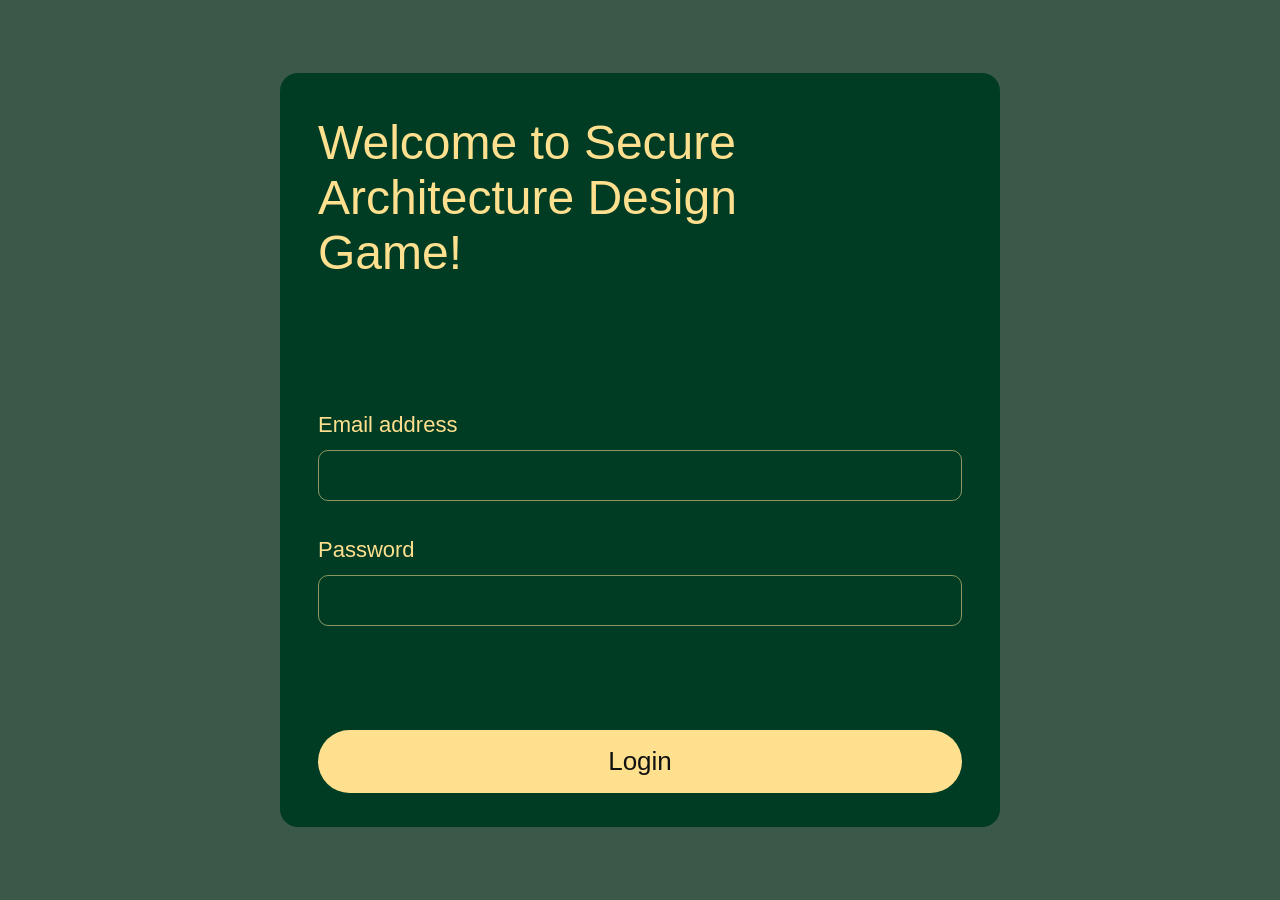
<file: index.html>
<!DOCTYPE html>
<html lang="en">
    <head>
        <meta charset="UTF-8">
        <meta http-equiv="X-UA-Compatible" content="IE=edge">
        <meta name="viewport" content="width=device-width, initial-scale=1.0">
        <link rel="stylesheet" href="css/style.css">
        <title>Architecture Design Game - Log In</title>
        <script src="https://code.jquery.com/jquery-3.6.0.min.js"></script>
        <script id="users" type="notjs">
            [
                {
                    "userID": 1,
                    "username": "player101",
                    "password": "g4meTim3",
                    "account_type": "player"
                },
                {
                    "userID": 2,
                    "username": "MouJN",
                    "password": "pasword",
                    "account_type": "player"
                },
                {
                    "userID": 3,
                    "username": "admin101",
                    "password": "admin123",
                    "account_type": "admin"
                }
            ]
        </script>
    </head>
    <body>
        <main class="login-shell">
            <section class="login-panel">
                <h1>Welcome to Secure Architecture Design Game!</h1>
                <form class="login-form" id="login-form">
                    <label for="username">Email address</label>
                    <input type="text" id="username" name="username" required>

                    <label for="password">Password</label>
                    <input type="password" id="password" name="password" required>

                    <button type="submit">Login</button>
                </form>
            </section>
        </main>
        <script src="js/auth.js"></script>
    </body>

</html>
</file>
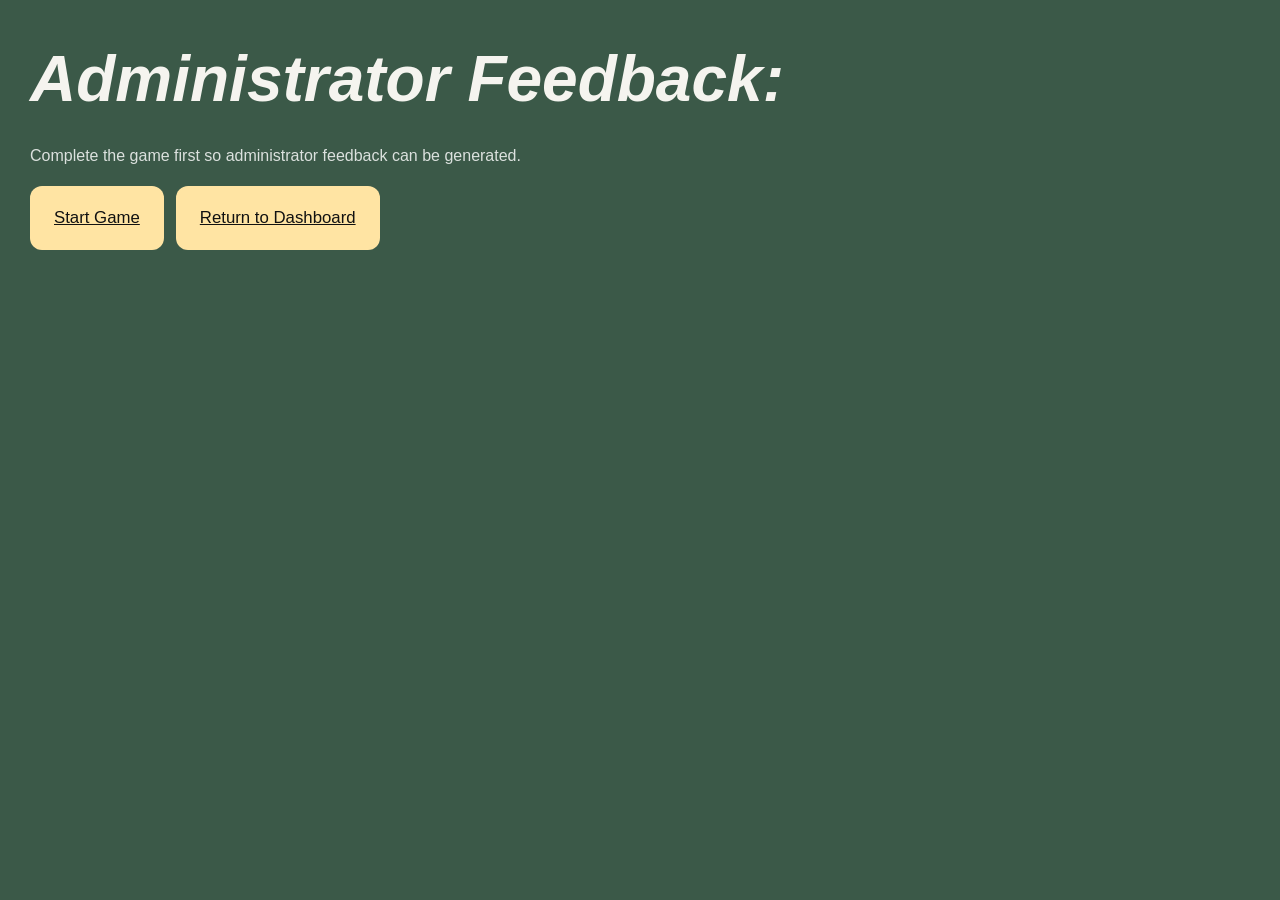
<file: pages/admin.html>
<!DOCTYPE html>
<html lang="en">
  <head>
    <meta charset="UTF-8">
    <meta http-equiv="X-UA-Compatible" content="IE=edge">
    <meta name="viewport" content="width=device-width, initial-scale=1.0">
    <link rel="stylesheet" href="../css/game.css">
    <title>Architecture Design Game - Admin Feedback</title>
  </head>
  <body>
    <main class="page-shell admin-shell">
      <div id="admin-app"></div>
    </main>
    <script src="../js/api.js"></script>
    <script src="../js/admin.js"></script>
  </body>
</html>
</file>
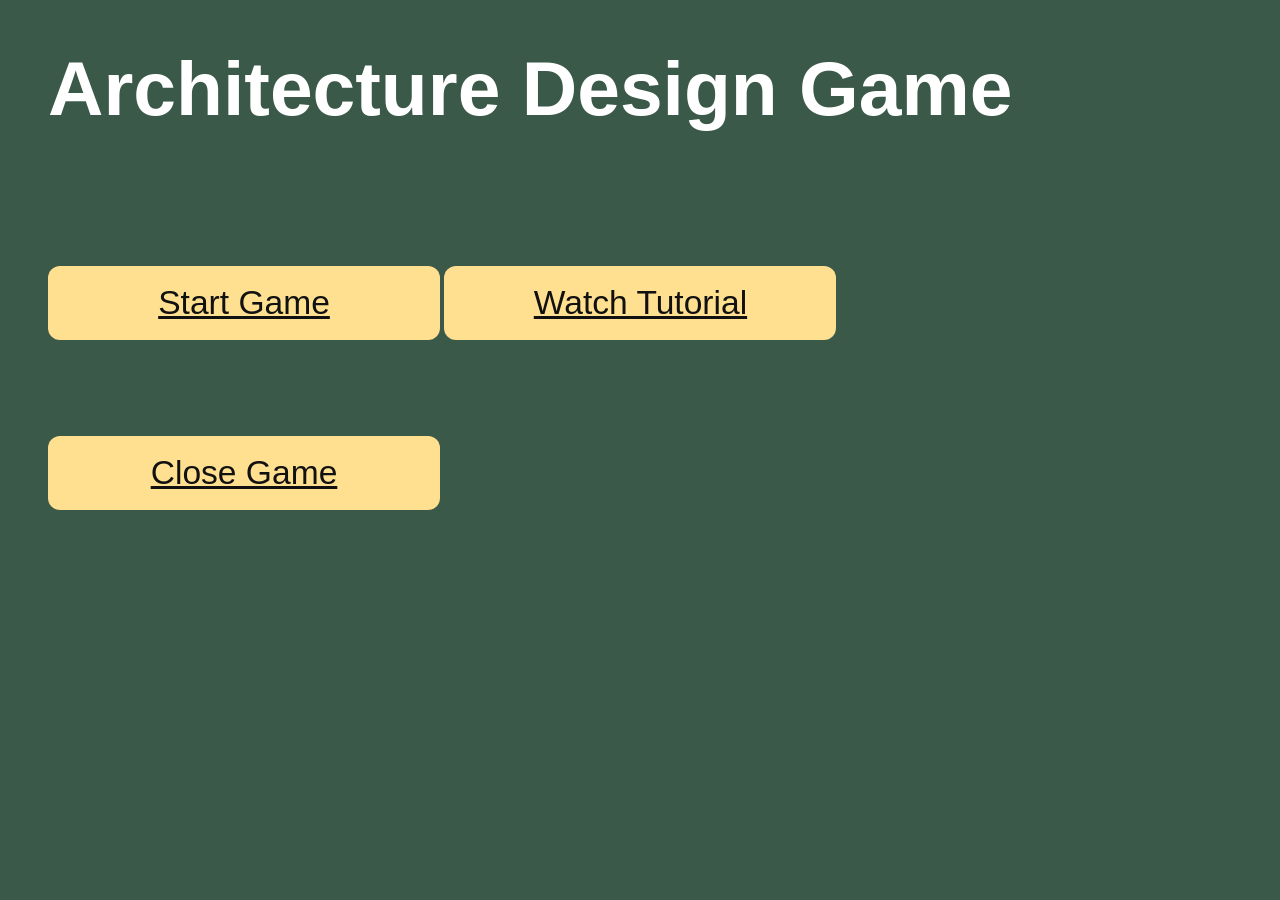
<file: pages/dashboard.html>
<!DOCTYPE html>
<html lang="en">
    <head>
        <meta charset="UTF-8">
        <meta http-equiv="X-UA-Compatible" content="IE=edge">
        <meta name="viewport" content="width=device-width, initial-scale=1.0">
        <link rel="stylesheet" href="../css/dashboard.css">
        <title>Architecture Design Game - Dashboard</title>
    </head>
    <body>
        <main class="wrapper">
            <header>Architecture Design Game</header>
            <button class="menu-link" type="button" onclick="window.location.href='scenario.html'">Start Game</button>
            <button class="menu-link" type="button" onclick="window.location.href='tutorial.html'">Watch Tutorial</button>
            <button class="menu-link" type="button" onclick="window.location.href='../index.html'">Close Game</button>
        </main>
    </body>

</html>
</file>
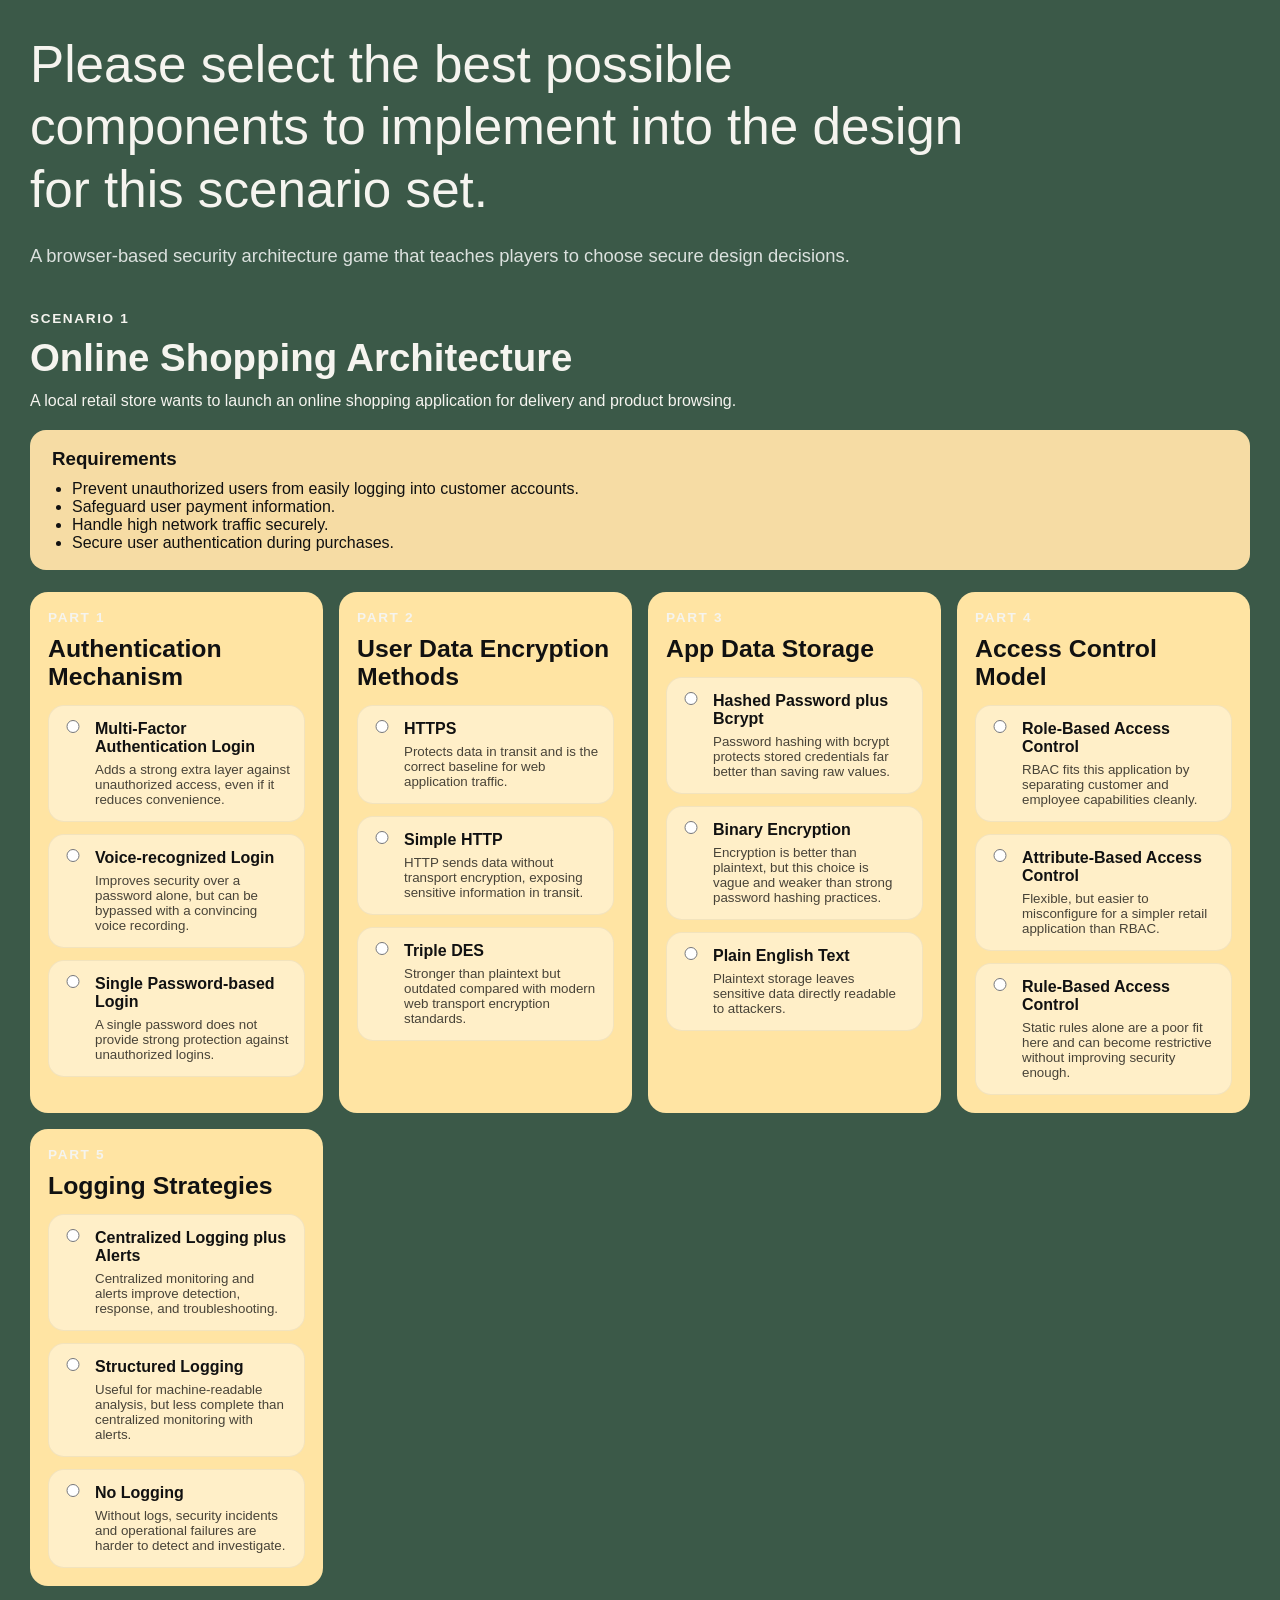
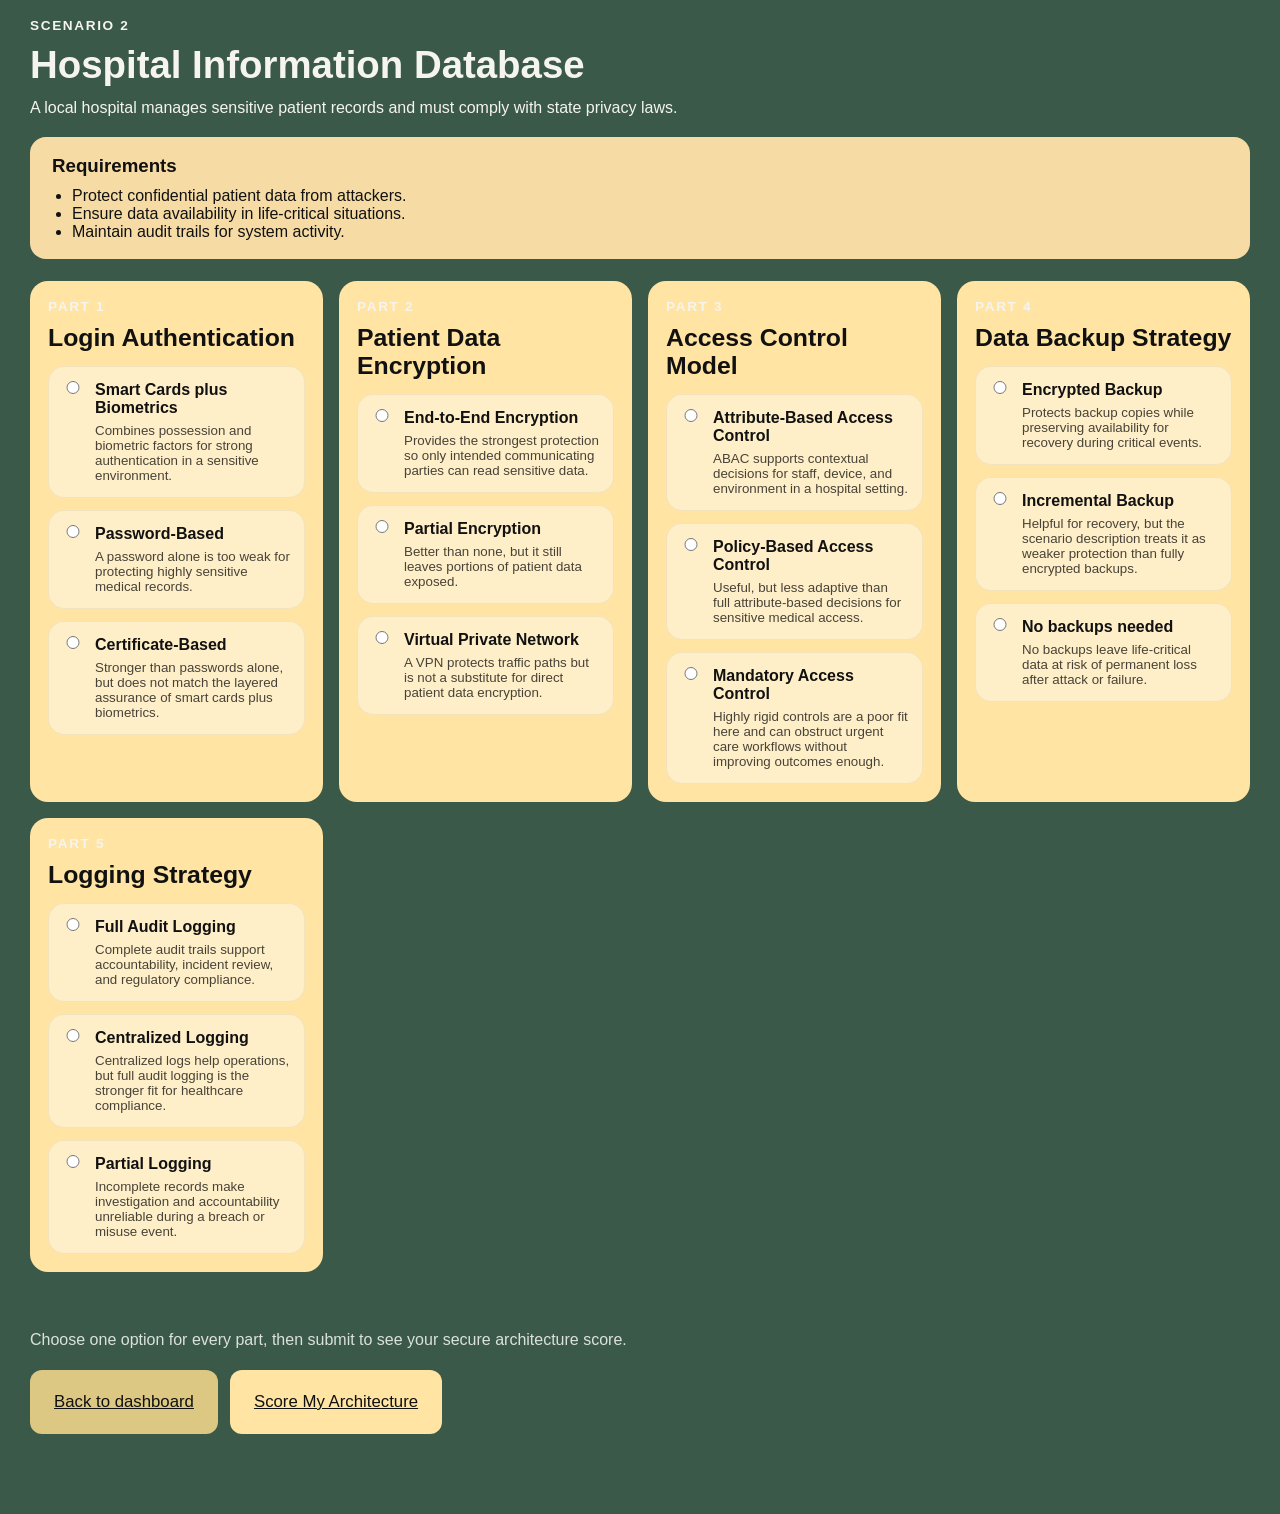
<file: pages/game.html>
<!DOCTYPE html>
<html lang="en">
	<head>
		<meta charset="UTF-8">
		<meta http-equiv="X-UA-Compatible" content="IE=edge">
		<meta name="viewport" content="width=device-width, initial-scale=1.0">
		<link rel="stylesheet" href="../css/game.css">
		<title>Architecture Design Game - Play</title>
	</head>
	<body>
		<main class="page-shell">
			<div id="game-app"></div>
		</main>
		<script src="../js/scenario-data.js"></script>
		<script src="../js/api.js"></script>
		<script src="../js/scenarios.js"></script>
		<script src="../js/scoring.js"></script>
		<script src="../js/game.js"></script>
	</body>
</html>
</file>
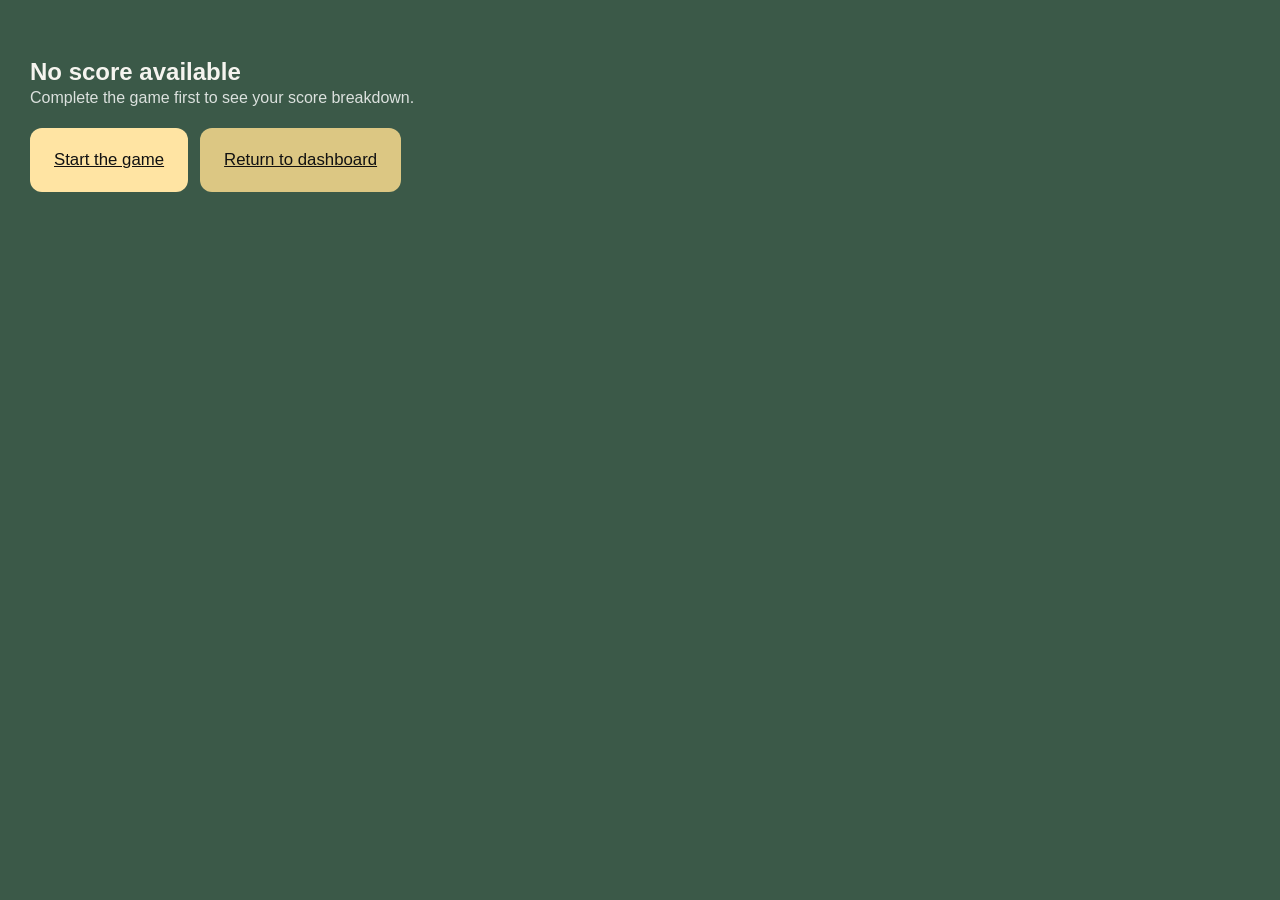
<file: pages/result.html>
<!DOCTYPE html>
<html lang="en">
	<head>
		<meta charset="UTF-8">
		<meta http-equiv="X-UA-Compatible" content="IE=edge">
		<meta name="viewport" content="width=device-width, initial-scale=1.0">
		<link rel="stylesheet" href="../css/game.css">
		<title>Architecture Design Game - Results</title>
	</head>
	<body>
		<main class="page-shell">
			<div id="result-app"></div>
		</main>
		<script src="../js/api.js"></script>
		<script src="../js/feedback.js"></script>
	</body>
</html>
</file>
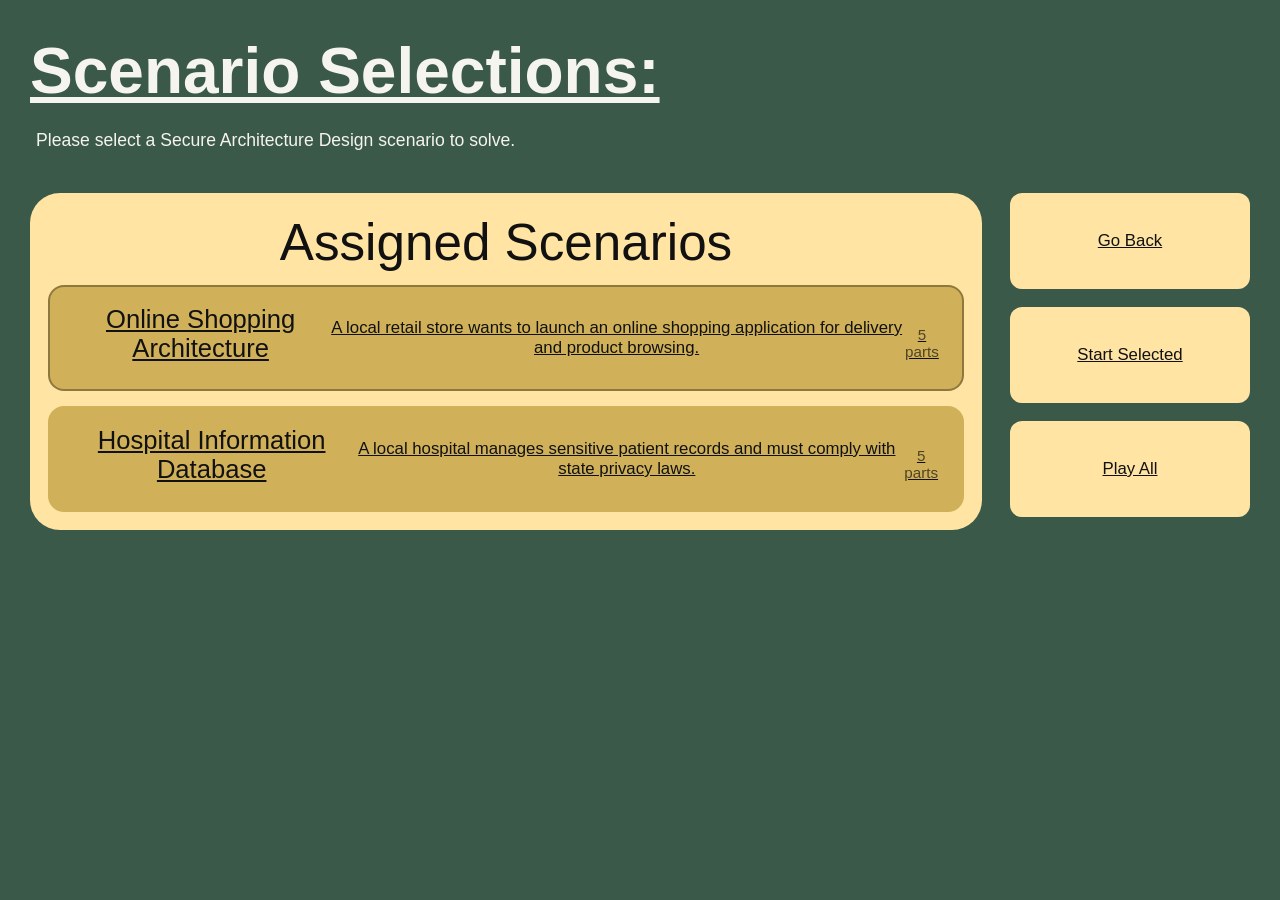
<file: pages/scenario.html>
<!DOCTYPE html>
<html lang="en">
	<head>
		<meta charset="UTF-8">
		<meta http-equiv="X-UA-Compatible" content="IE=edge">
		<meta name="viewport" content="width=device-width, initial-scale=1.0">
		<link rel="stylesheet" href="../css/game.css">
		<title>Architecture Design Game - Scenario Selection</title>
	</head>
	<body>
		<main class="page-shell scenario-selection-shell">
			<div id="scenario-selection-app"></div>
		</main>
		<script src="../js/scenario-data.js"></script>
		<script src="../js/api.js"></script>
		<script src="../js/scenario-page.js"></script>
	</body>
</html>
</file>
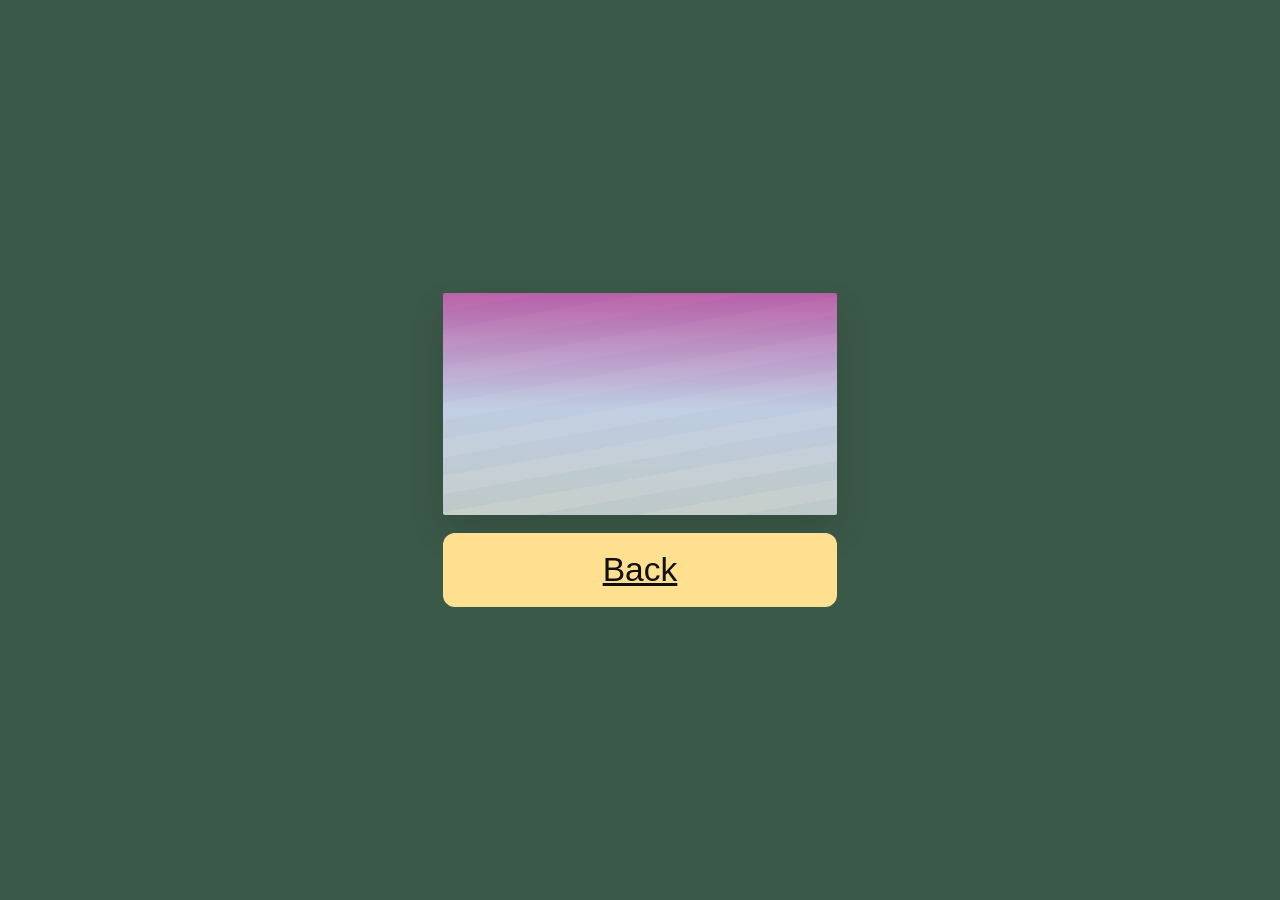
<file: pages/tutorial.html>
<!DOCTYPE html>
<html lang="en">
    <head>
        <meta charset="UTF-8">
        <meta http-equiv="X-UA-Compatible" content="IE=edge">
        <meta name="viewport" content="width=device-width, initial-scale=1.0">
        <link rel="stylesheet" href="../css/tutorial.css">
        <title>Architecture Design Game - Tutorial</title>
    </head>
    <body>
        <main class="tutorial-shell">
            <section class="tutorial-frame">
                <div class="tutorial-video" aria-hidden="true"></div>
                <a class="back-button" href="dashboard.html">Back</a>
            </section>
        </main>
    </body>

</html>
</file>
<file: css/style.css>
* {
  box-sizing: border-box;
  margin: 0;
  padding: 0;
}

:root {
  --page-bg: #3b5948;
  --panel-bg: #003c24;
  --cream: #ffe08e;
  --cream-strong: #f4d680;
  --text-light: #f2f1ea;
  --border-soft: rgba(255, 224, 142, 0.55);
}

body {
  min-height: 100vh;
  background: var(--page-bg);
  display: flex;
  align-items: center;
  justify-content: center;
  font-family: Arial, Helvetica, sans-serif;
}

.login-shell {
  width: 100%;
  padding: 32px 18px;
}

.login-panel {
  background: var(--panel-bg);
  border-radius: 18px;
  margin: 0 auto;
  max-width: 720px;
  min-height: 570px;
  padding: 42px 38px 34px;
  width: 100%;
}

.login-panel h1 {
  color: var(--cream);
  font-size: clamp(2rem, 4vw, 3rem);
  font-weight: 400;
  line-height: 1.15;
  margin-bottom: 96px;
  max-width: 560px;
}

.login-form {
  display: grid;
}

label {
  color: var(--cream);
  font-size: 22px;
  margin-bottom: 12px;
  margin-top: 36px;
}

input {
  width: 100%;
  background: transparent;
  border: 1px solid var(--border-soft);
  border-radius: 10px;
  color: var(--text-light);
  font-size: 18px;
  outline: none;
  padding: 14px 16px;
}

input:focus {
  border-color: var(--cream);
}

button[type="submit"] {
  margin-top: 104px;
  padding: 16px 18px;
  background: var(--cream);
  color: #111;
  border: none;
  border-radius: 999px;
  font-size: 26px;
  font-weight: 400;
  cursor: pointer;
}

button[type="submit"]:hover {
  background: var(--cream-strong);
}

@media (max-width: 720px) {
  .login-panel {
    min-height: auto;
    padding: 28px 22px 24px;
  }

  .login-panel h1 {
    margin-bottom: 48px;
  }

  button[type="submit"] {
    font-size: 22px;
    margin-top: 52px;
  }
}
</file>
<file: css/game.css>
* {
  box-sizing: border-box;
  margin: 0;
  padding: 0;
}

:root {
  --bg: #3b5948;
  --panel: #ffe4a3;
  --panel-soft: #f6dca4;
  --panel-strong: #d0b15a;
  --panel-border: rgba(255, 240, 208, 0.15);
  --text: #111111;
  --text-light: #f5f4ef;
  --muted: rgba(255, 255, 255, 0.82);
  --accent: #ff944c;
  --accent-strong: #ef7d2f;
  --optimal: #6bb66d;
  --acceptable: #e7bd4b;
  --insecure: #d96253;
}

body {
  background: var(--bg);
  color: var(--text-light);
  font-family: Arial, Helvetica, sans-serif;
}

.page-shell {
  margin: 0 auto;
  max-width: 1280px;
  padding: 34px 30px 56px;
}

.intro-copy {
  margin-bottom: 40px;
  max-width: 980px;
}

.intro-copy h1 {
  font-size: clamp(2.2rem, 4vw, 3.4rem);
  font-weight: 400;
  line-height: 1.22;
}

.intro-description {
  color: var(--muted);
  font-size: 1.15rem;
  line-height: 1.6;
  margin-top: 20px;
}

.card-label,
.results-label {
  color: var(--text-light);
  font-size: 0.85rem;
  font-weight: 700;
  letter-spacing: 0.12em;
  margin-bottom: 10px;
  text-transform: uppercase;
}

.score-key,
.action-row {
  display: flex;
  flex-wrap: wrap;
  gap: 12px;
  margin-top: 18px;
}

.score-strip {
  margin-top: 24px;
}

.scenario-card {
  margin-bottom: 32px;
}

.scenario-heading {
  margin-bottom: 20px;
}

.scenario-heading h2 {
  font-size: clamp(2rem, 3vw, 2.8rem);
  margin-bottom: 12px;
}

.scenario-heading p,
.requirements-block li,
.selection-description,
.selection-card p,
  color: var(--muted);
  line-height: 1.5;
}

.scenario-selection-shell {
  max-width: 1360px;
}

.selection-heading {
  color: var(--text-light);
  font-size: clamp(2.4rem, 5vw, 4rem);
  margin-bottom: 22px;
  text-decoration: underline;
}

.selection-description {
  font-size: 1.1rem;
  margin: 0 0 42px 6px;
}

.selection-layout {
  align-items: start;
  display: grid;
  gap: 28px;
  grid-template-columns: minmax(0, 1fr) 240px;
}

.selection-panel {
  background: var(--panel);
  border-radius: 30px;
  color: var(--text);
  padding: 20px 18px 18px;
}

.selection-panel h2 {
  font-size: clamp(2.2rem, 4vw, 3.5rem);
  font-weight: 400;
  text-align: center;
}

.selection-list {
  display: grid;
  gap: 14px;
  list-style: none;
  margin-top: 14px;
}

.selection-card {
  background: var(--panel-strong);
  border: 2px solid transparent;
  border-radius: 16px;
  color: var(--text);
  cursor: pointer;
  padding: 18px 22px;
  transition: transform 0.2s ease, border-color 0.2s ease;
  width: 100%;
}

.selection-card:hover,
.selection-card.is-selected {
  border-color: rgba(17, 17, 17, 0.35);
  transform: translateY(-1px);
}

.selection-card strong {
  display: block;
  font-size: clamp(1.4rem, 2vw, 2rem);
  font-weight: 400;
  margin-bottom: 8px;
}

.selection-meta {
  color: rgba(0, 0, 0, 0.62);
  font-size: 0.95rem;
  margin-top: 10px;
}

.selection-actions {
  display: grid;
  gap: 18px;
}

.selection-actions .button-link,
.selection-actions button {
  min-height: 96px;
}

.requirements-block {
  background: var(--panel-soft);
  border-radius: 16px;
  color: var(--text);
  margin-top: 16px;
  padding: 18px 22px;
}

.requirements-block h3 {
  margin-bottom: 10px;
}

.requirements-block ul {
  margin-left: 20px;
}

.parts-grid {
  display: grid;
  gap: 16px;
  margin-top: 22px;
  grid-template-columns: repeat(auto-fit, minmax(240px, 1fr));
}

.part-card {
  background: var(--panel);
  border-radius: 18px;
  color: var(--text);
  padding: 18px;
}

.part-card h3 {
  font-size: 1.55rem;
  margin-bottom: 14px;
}

.choice-list {
  display: grid;
  gap: 12px;
}

.choice-card {
  align-items: flex-start;
  background: rgba(255, 255, 255, 0.4);
  border: 1px solid rgba(0, 0, 0, 0.05);
  border-radius: 16px;
  cursor: pointer;
  display: grid;
  gap: 12px;
  grid-template-columns: 20px 1fr;
  padding: 14px;
  transition: border-color 0.2s ease, transform 0.2s ease;
}

.choice-card:hover {
  border-color: rgba(0, 0, 0, 0.15);
  transform: translateY(-1px);
}

.choice-copy {
  display: grid;
  gap: 6px;
}

.choice-copy small {
  color: rgba(0, 0, 0, 0.72);
}

.choice-optimal {
  background: rgba(255, 255, 255, 0.4);
}

.choice-acceptable {
  background: rgba(255, 255, 255, 0.4);
}

.choice-insecure {
  background: rgba(255, 255, 255, 0.4);
}

.submit-panel,
.empty-state {
  color: var(--text-light);
  padding: 24px 0;
}

button,
.button-link {
  align-items: center;
  background: var(--panel);
  border: none;
  border-radius: 12px;
  color: var(--text);
  cursor: pointer;
  display: inline-flex;
  font-size: 1.05rem;
  font-weight: 400;
  justify-content: center;
  min-height: 64px;
  padding: 14px 24px;
  text-align: center;
  text-decoration: underline;
}

button:hover,
.button-link:hover {
  background: #ffd57c;
}

.secondary-link {
  background: rgba(255, 224, 144, 0.82);
}

.badge,
.score-pill {
  border-radius: 999px;
  display: inline-flex;
  font-size: 0.9rem;
  font-weight: 700;
  padding: 8px 12px;
}

.badge-optimal {
  background: rgba(107, 182, 109, 0.28);
  color: #f7ffef;
}

.badge-acceptable {
  background: rgba(231, 189, 75, 0.34);
  color: #fff8dc;
}

.badge-insecure {
  background: rgba(217, 98, 83, 0.3);
  color: #fff0ee;
}

.submit-panel p,
.empty-state p,
.status-message {
  color: var(--muted);
  line-height: 1.5;
}

.results-topline {
  align-items: center;
  display: flex;
  justify-content: space-between;
  gap: 24px;
  margin-bottom: 44px;
}

.score-banner {
  background: var(--panel-strong);
  border-radius: 14px;
  color: var(--text);
  font-size: clamp(1.5rem, 3vw, 2.2rem);
  padding: 28px 42px;
}

.scenario-title-line {
  color: var(--text-light);
  font-size: clamp(1.7rem, 3vw, 2.4rem);
}

.scenario-title-line span {
  border-bottom: 4px solid rgba(255, 255, 255, 0.85);
  display: inline-block;
  margin-left: 10px;
  padding-bottom: 4px;
}

.results-layout {
  align-items: end;
  display: grid;
  gap: 26px;
  grid-template-columns: minmax(0, 1.15fr) minmax(320px, 0.85fr);
}

.results-card {
  background: var(--panel);
  border-radius: 30px;
  color: var(--text);
  padding: 22px 18px 18px;
}

.results-card h1 {
  font-size: clamp(2.2rem, 4vw, 3.5rem);
  font-weight: 400;
  text-align: center;
}

.section-status-list {
  display: grid;
  gap: 14px;
  list-style: none;
  margin-top: 10px;
}

.section-row {
  align-items: center;
  background: var(--panel-strong);
  border-radius: 14px;
  color: var(--text);
  display: flex;
  font-size: clamp(1.2rem, 2vw, 1.6rem);
  gap: 14px;
  justify-content: space-between;
  min-height: 78px;
  padding: 16px 26px;
}

.results-summary {
  display: grid;
  gap: 18px;
}

.results-summary .results-label {
  font-size: 1rem;
  margin-bottom: 0;
}

.big-score {
  color: var(--text-light);
  font-size: clamp(2.6rem, 6vw, 4.8rem);
  font-weight: 400;
  margin-bottom: 6px;
}

.result-actions {
  margin-top: 12px;
}

.admin-shell {
  padding-top: 18px;
}

.admin-heading {
  color: var(--text-light);
  font-size: clamp(2.4rem, 5vw, 4rem);
  font-style: italic;
  font-weight: 700;
  margin-bottom: 28px;
}

.admin-tabs {
  display: flex;
  flex-wrap: wrap;
  gap: 12px;
}

.admin-tab {
  background: var(--accent);
  border-radius: 28px;
  color: #fff;
  min-height: 98px;
  min-width: 180px;
  padding: 18px 22px;
  text-decoration: none;
}

.admin-tab.is-active,
.admin-tab:hover {
  background: var(--accent-strong);
}

.admin-feedback-panel {
  background: var(--panel-soft);
  border-radius: 4px;
  color: var(--text);
  margin-top: 0;
  min-height: 390px;
  padding: 36px 40px;
}

.admin-meta {
  color: rgba(0, 0, 0, 0.68);
  font-size: 1.1rem;
  margin-bottom: 16px;
}

.admin-feedback-panel h2 {
  font-size: clamp(1.8rem, 3vw, 2.8rem);
  margin-bottom: 12px;
}

.admin-feedback-panel p {
  font-size: 1.15rem;
  line-height: 1.7;
  max-width: 860px;
}

.admin-feedback-panel .badge {
  color: #fff;
  margin-top: 18px;
}

.status-message {
  padding: 40px 0;
}

.error-panel {
  padding: 28px;
}

@media (max-width: 720px) {
  .page-shell {
    padding: 24px 14px 40px;
  }

  .results-topline,
  .results-layout,
  .section-row,
  .selection-layout {
    grid-template-columns: 1fr;
  }

  .results-topline,
  .results-layout,
  .section-row,
  .selection-layout {
    align-items: stretch;
    flex-direction: column;
  }

  .score-banner,
  .scenario-title-line,
  .results-card,
  .part-card,
  .requirements-block,
  .admin-feedback-panel {
    padding: 18px;
  }

  .scenario-title-line span {
    margin-left: 0;
    margin-top: 8px;
  }

  .choice-card {
    grid-template-columns: 18px 1fr;
  }

  .button-link,
  button,
  .admin-tab,
  .selection-card {
    width: 100%;
  }

  .section-row {
    min-height: auto;
  }

  .selection-actions .button-link,
  .selection-actions button {
    min-height: 64px;
  }
}
</file>
<file: css/dashboard.css>
* {
	box-sizing: border-box;
	margin: 0;
	padding: 0;
}

body {
	min-height: 100vh;
	padding: 36px;
	background: #3b5948;
	font-family: Arial, Helvetica, sans-serif;
}

.wrapper {
	padding: 8px 12px;
	width: min(100%, 1080px);
}

header {
	display: block;
	margin-bottom: 38px;
	color: #ffffff;
	font-size: clamp(2.4rem, 6vw, 4.8rem);
	font-weight: 700;
	line-height: 1.15;
}

.menu-link {
	display: inline-flex;
	align-items: center;
	justify-content: center;
	margin-top: 96px;
	width: min(100%, 392px);
	min-height: 74px;
	padding: 16px 28px;
	background: #ffe090;
	color: #111111;
	border: none;
	border-radius: 12px;
	font-size: clamp(2rem, 3vw, 2.1rem);
	cursor: pointer;
	text-decoration: underline;
}

.menu-link:first-of-type {
	margin-top: 0;
}

.menu-link:hover {
	background: #ffd36a;
}

@media (max-width: 720px) {
	body {
		padding: 22px;
	}

	.menu-link {
		font-size: 1.5rem;
		margin-top: 38px;
		font-size: 1.5rem;
		min-height: 62px;
	}
}
</file>
<file: css/tutorial.css>
* {
  box-sizing: border-box;
  margin: 0;
  padding: 0;
}

body {
  background: #3b5948;
  font-family: Arial, Helvetica, sans-serif;
  min-height: 100vh;
}

.tutorial-shell {
  display: grid;
  min-height: 100vh;
  padding: 36px 18px;
  place-items: center;
}

.tutorial-frame {
  display: grid;
  gap: 18px;
  justify-items: center;
}

.tutorial-video {
  aspect-ratio: 16 / 9;
  background:
    linear-gradient(180deg, rgba(203, 95, 181, 0.85), rgba(217, 226, 255, 0.82) 52%, rgba(255, 255, 255, 0.65)),
    repeating-linear-gradient(170deg, rgba(255, 255, 255, 0.18) 0 18px, rgba(113, 161, 198, 0.18) 18px 36px);
  border-radius: 2px;
  box-shadow: 0 16px 34px rgba(0, 0, 0, 0.14);
  width: min(100%, 800px);
}

.back-button {
  background: #ffe090;
  border-radius: 12px;
  color: #111;
  display: inline-flex;
  font-size: clamp(1.8rem, 4vw, 2.1rem);
  justify-content: center;
  min-width: 394px;
  padding: 18px 42px;
  text-decoration: underline;
}

.back-button:hover {
  background: #ffd36a;
}

@media (max-width: 720px) {
  .back-button {
    min-width: 0;
    width: 100%;
  }
}
</file>
